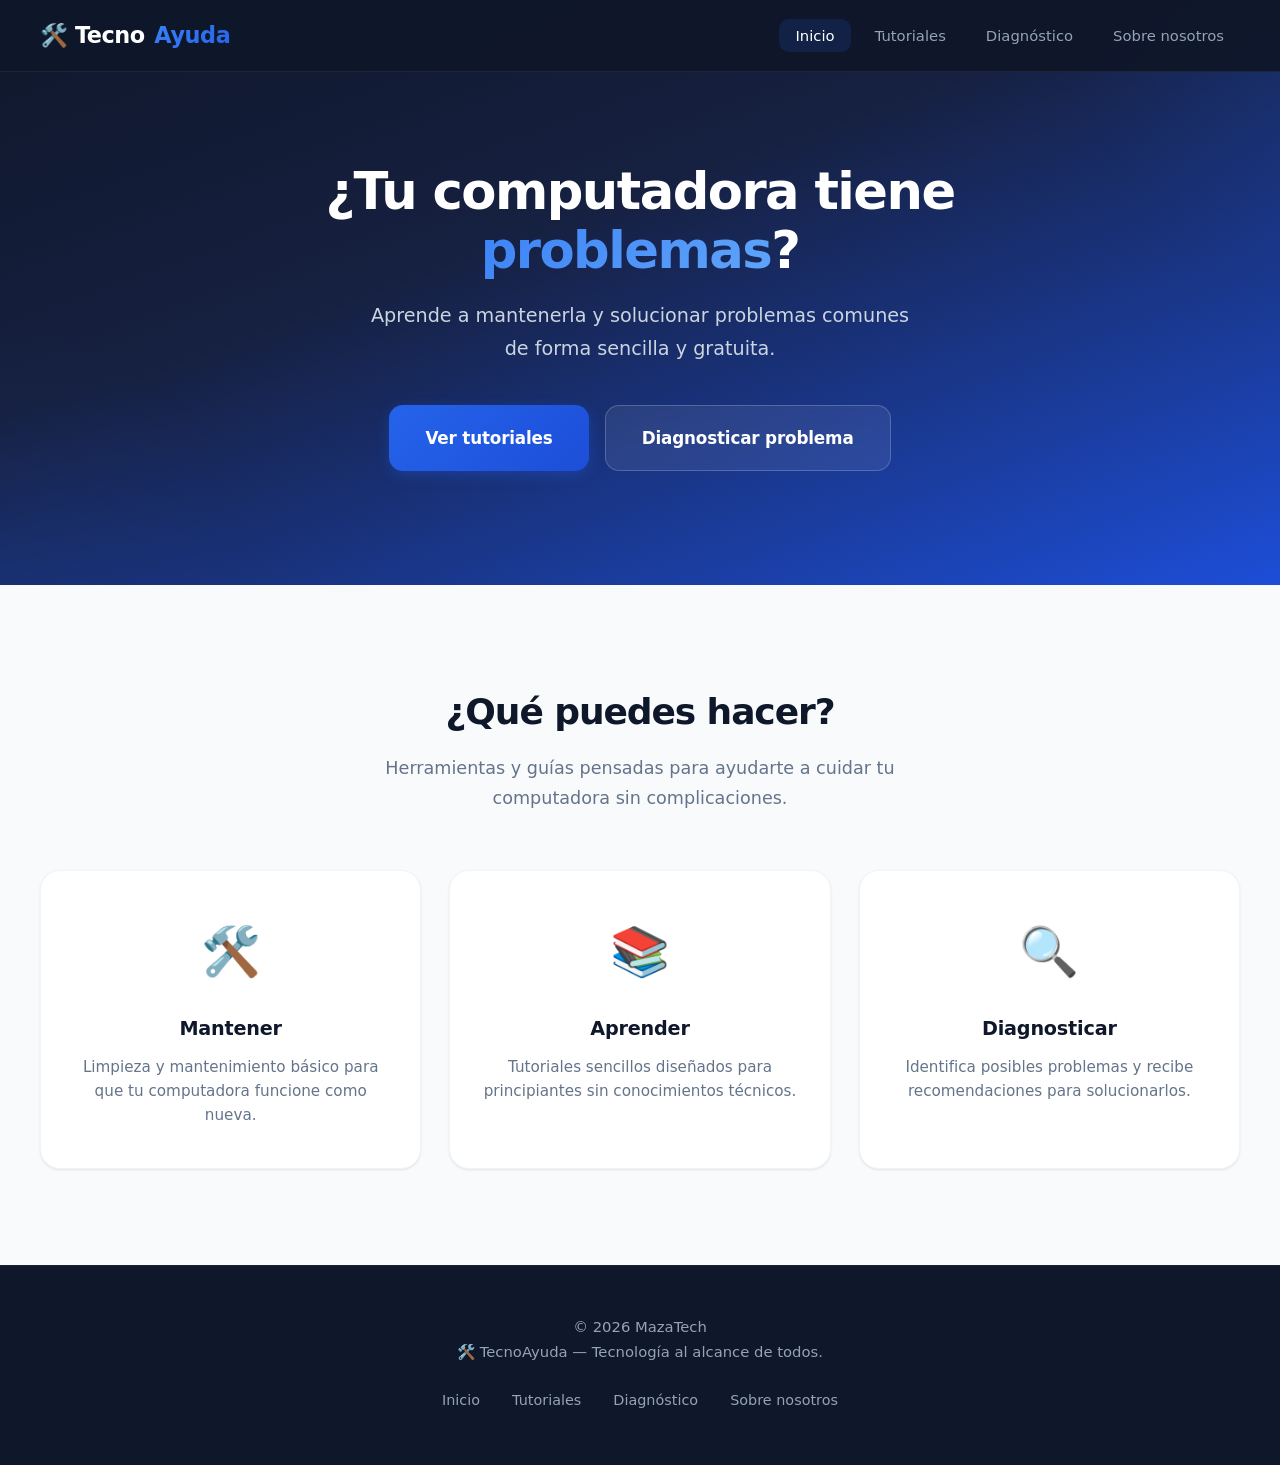
<file: index.html>
<!doctype html>
<html lang="es">
  <head>
    <meta charset="UTF-8" />
    <meta name="viewport" content="width=device-width, initial-scale=1.0" />
    <title>TecnoAyuda - Tecnología al alcance de todos</title>
    <link rel="stylesheet" href="css/style.css" />
  </head>
  <body>
    <!-- Navbar -->
    <nav class="navbar">
      <div class="container">
        <a href="index.html" class="logo">🛠️ Tecno<span>Ayuda</span></a>
        <button class="menu-toggle" id="menuToggle" aria-label="Abrir menú">
          ☰
        </button>
        <ul class="nav-links" id="navLinks">
          <li><a href="index.html" class="active">Inicio</a></li>
          <li><a href="tutoriales.html">Tutoriales</a></li>
          <li><a href="diagnostico.html">Diagnóstico</a></li>
          <li><a href="nosotros.html">Sobre nosotros</a></li>
        </ul>
      </div>
    </nav>

    <!-- Hero -->
    <section class="hero">
      <div class="container">
        <h1>¿Tu computadora tiene <span>problemas</span>?</h1>
        <p>
          Aprende a mantenerla y solucionar problemas comunes de forma sencilla
          y gratuita.
        </p>
        <div class="btn-group">
          <a href="tutoriales.html" class="btn btn-primary btn-lg"
            >Ver tutoriales</a
          >
          <a href="diagnostico.html" class="btn btn-secondary btn-lg"
            >Diagnosticar problema</a
          >
        </div>
      </div>
    </section>

    <!-- Beneficios -->
    <section class="section">
      <div class="container">
        <h2 class="section-title">¿Qué puedes hacer?</h2>
        <p class="section-subtitle">
          Herramientas y guías pensadas para ayudarte a cuidar tu computadora
          sin complicaciones.
        </p>

        <div class="benefits-grid">
          <div class="benefit-card">
            <div class="icon">🛠️</div>
            <h3>Mantener</h3>
            <p>
              Limpieza y mantenimiento básico para que tu computadora funcione
              como nueva.
            </p>
          </div>
          <div class="benefit-card">
            <div class="icon">📚</div>
            <h3>Aprender</h3>
            <p>
              Tutoriales sencillos diseñados para principiantes sin
              conocimientos técnicos.
            </p>
          </div>
          <div class="benefit-card">
            <div class="icon">🔍</div>
            <h3>Diagnosticar</h3>
            <p>
              Identifica posibles problemas y recibe recomendaciones para
              solucionarlos.
            </p>
          </div>
        </div>
      </div>
    </section>

    <!-- Mensaje final -->
    <!-- <section class="final-message">
    <h2>Tecnología al alcance de todos.</h2>
  </section> -->

    <!-- Footer (reutilizable via JavaScript) -->
    <div id="footer-placeholder"></div>

    <script src="js/script.js"></script>
  </body>
</html>
</file>
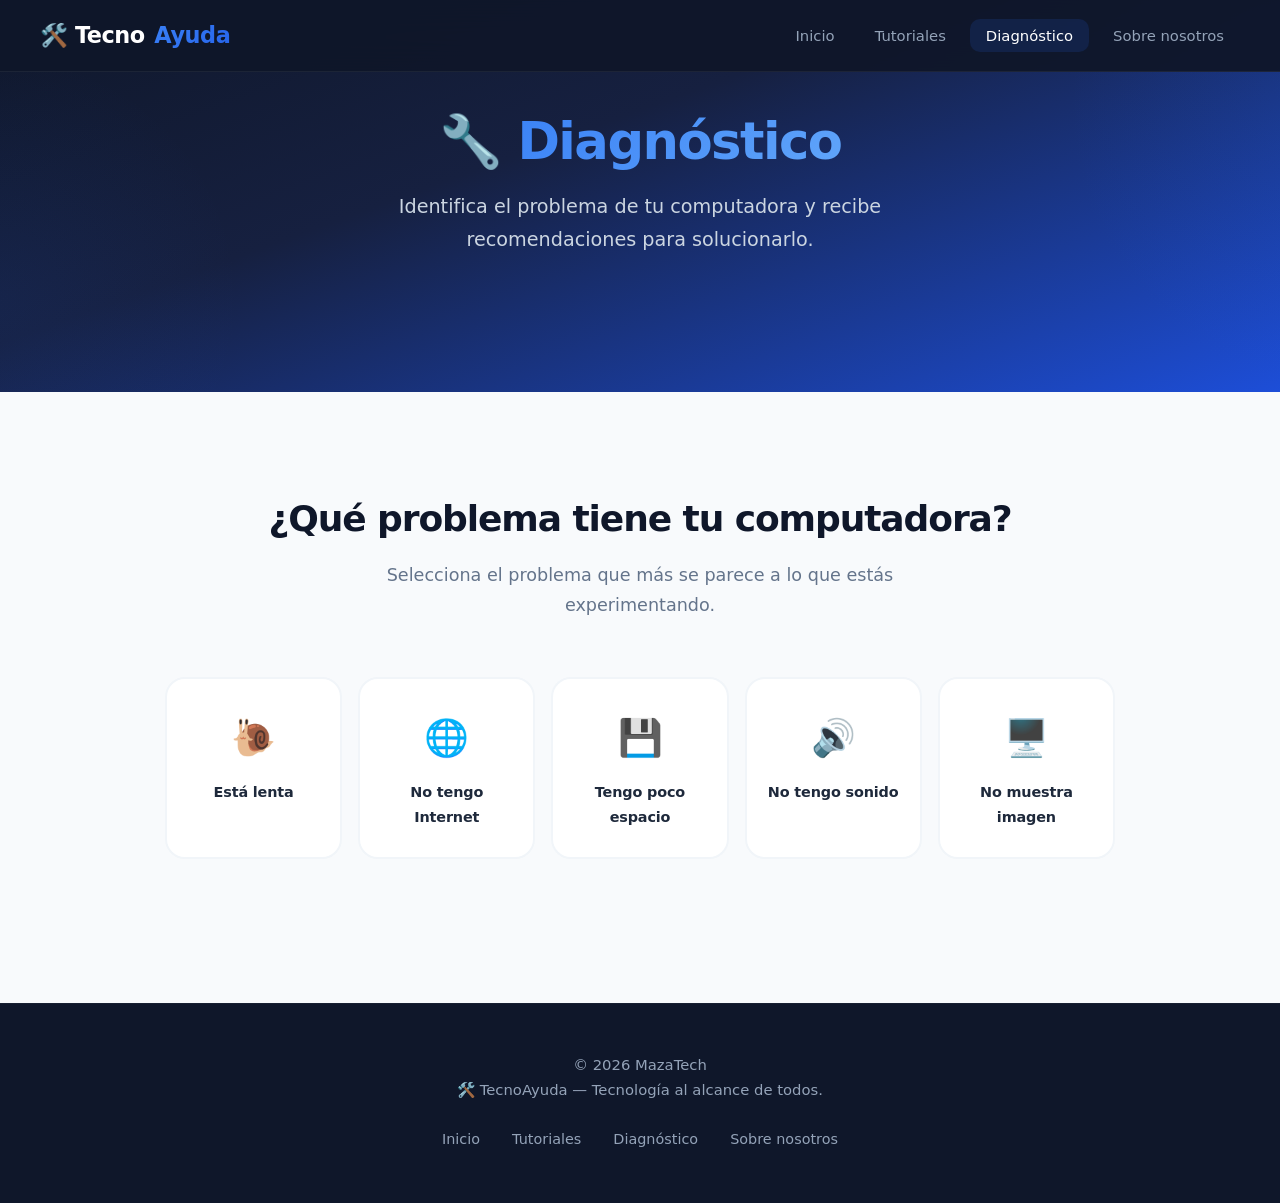
<file: diagnostico.html>
<!doctype html>
<html lang="es">
  <head>
    <meta charset="UTF-8" />
    <meta name="viewport" content="width=device-width, initial-scale=1.0" />
    <title>Diagnóstico - TecnoAyuda</title>
    <link rel="stylesheet" href="css/style.css" />
  </head>
  <body>
    <!-- Navbar -->
    <nav class="navbar">
      <div class="container">
        <a href="index.html" class="logo">🛠️ Tecno<span>Ayuda</span></a>
        <button class="menu-toggle" id="menuToggle" aria-label="Abrir menú">
          ☰
        </button>
        <ul class="nav-links" id="navLinks">
          <li><a href="index.html">Inicio</a></li>
          <li><a href="tutoriales.html">Tutoriales</a></li>
          <li><a href="diagnostico.html" class="active">Diagnóstico</a></li>
          <li><a href="nosotros.html">Sobre nosotros</a></li>
        </ul>
      </div>
    </nav>

    <!-- Hero -->
    <section class="hero" style="min-height: 40vh; padding-top: 7rem">
      <div class="container">
        <h1>🔧 <span>Diagnóstico</span></h1>
        <p>
          Identifica el problema de tu computadora y recibe recomendaciones para
          solucionarlo.
        </p>
      </div>
    </section>

    <!-- Diagnóstico -->
    <section class="section">
      <div class="container diagnostic-section">
        <h2 class="section-title">¿Qué problema tiene tu computadora?</h2>
        <p class="section-subtitle">
          Selecciona el problema que más se parece a lo que estás
          experimentando.
        </p>

        <div class="diagnostic-problems">
          <button class="problem-btn" data-problem="lenta">
            <span class="problem-icon">🐌</span>
            Está lenta
          </button>
          <button class="problem-btn" data-problem="internet">
            <span class="problem-icon">🌐</span>
            No tengo Internet
          </button>
          <button class="problem-btn" data-problem="espacio">
            <span class="problem-icon">💾</span>
            Tengo poco espacio
          </button>
          <button class="problem-btn" data-problem="sonido">
            <span class="problem-icon">🔊</span>
            No tengo sonido
          </button>
          <button class="problem-btn" data-problem="imagen">
            <span class="problem-icon">🖥️</span>
            No muestra imagen
          </button>
        </div>

        <!-- Resultado -->
        <div class="diagnostic-result" id="diagnosticResult">
          <h3 id="resultTitle"></h3>
          <p id="resultDescription"></p>
          <ul id="resultSteps"></ul>
          <a href="tutoriales.html" class="btn btn-primary" id="resultLink"
            >Ver tutorial recomendado</a
          >
        </div>
      </div>
    </section>

    <div class="modal-overlay" id="diagnosticModalOverlay" aria-hidden="true">
      <div
        class="modal diagnostic-modal"
        role="dialog"
        aria-modal="true"
        aria-labelledby="diagnosticModalTitle"
      >
        <div class="modal-header">
          <div>
            <h2 id="diagnosticModalTitle">Diagnóstico</h2>
            <span class="modal-category" id="diagnosticModalCategory"
              >Recomendación</span
            >
          </div>
          <button
            class="modal-close"
            id="diagnosticModalClose"
            aria-label="Cerrar"
          >
            &times;
          </button>
        </div>
        <div class="modal-body" id="diagnosticModalBody"></div>
      </div>
    </div>

    <!-- Footer (reutilizable via JavaScript) -->
    <div id="footer-placeholder"></div>

    <script src="js/script.js"></script>
  </body>
</html>
</file>
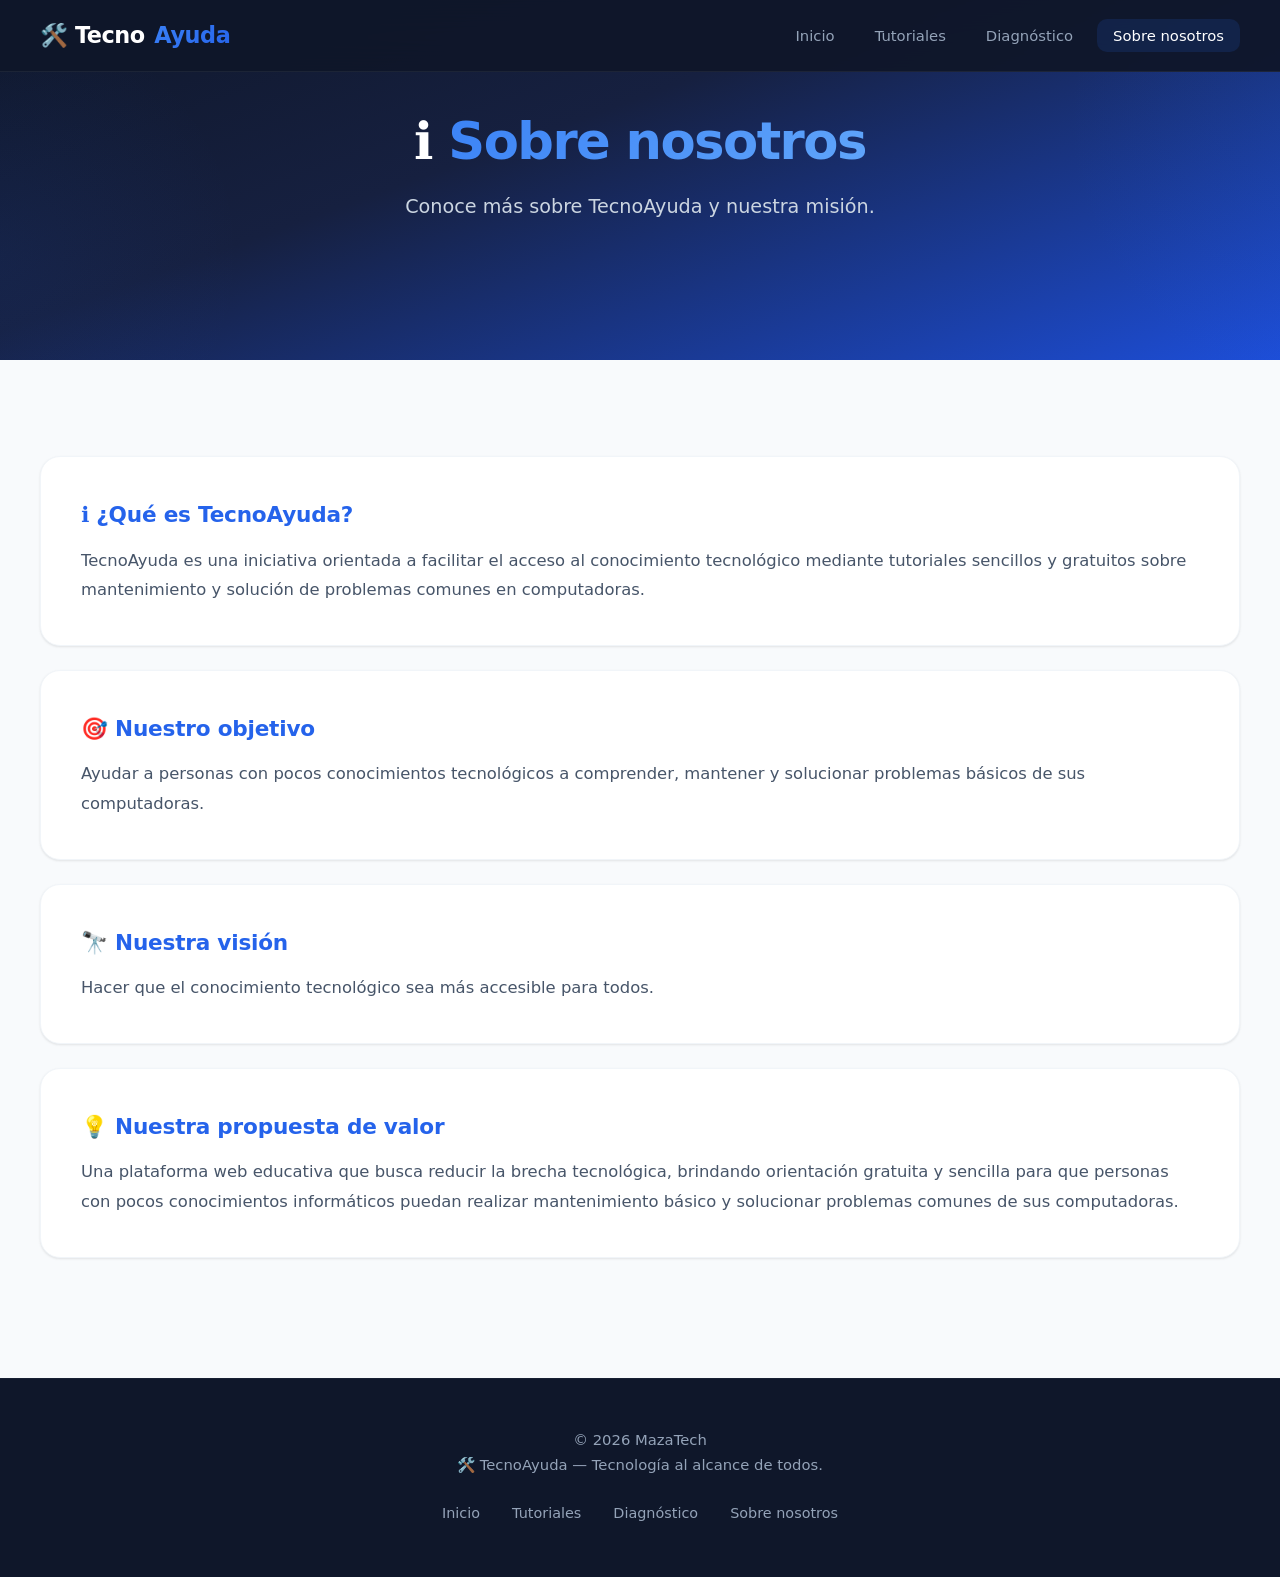
<file: nosotros.html>
<!doctype html>
<html lang="es">
  <head>
    <meta charset="UTF-8" />
    <meta name="viewport" content="width=device-width, initial-scale=1.0" />
    <title>Sobre nosotros - TecnoAyuda</title>
    <link rel="stylesheet" href="css/style.css" />
  </head>
  <body>
    <!-- Navbar -->
    <nav class="navbar">
      <div class="container">
        <a href="index.html" class="logo">🛠️ Tecno<span>Ayuda</span></a>
        <button class="menu-toggle" id="menuToggle" aria-label="Abrir menú">
          ☰
        </button>
        <ul class="nav-links" id="navLinks">
          <li><a href="index.html">Inicio</a></li>
          <li><a href="tutoriales.html">Tutoriales</a></li>
          <li><a href="diagnostico.html">Diagnóstico</a></li>
          <li><a href="nosotros.html" class="active">Sobre nosotros</a></li>
        </ul>
      </div>
    </nav>

    <!-- Hero -->
    <section class="hero" style="min-height: 40vh; padding-top: 7rem">
      <div class="container">
        <h1>ℹ️ <span>Sobre nosotros</span></h1>
        <p>Conoce más sobre TecnoAyuda y nuestra misión.</p>
      </div>
    </section>

    <!-- Contenido -->
    <section class="section">
      <div class="container about-content">
        <div class="about-card">
          <h3>ℹ️ ¿Qué es TecnoAyuda?</h3>
          <p>
            TecnoAyuda es una iniciativa orientada a facilitar el acceso al
            conocimiento tecnológico mediante tutoriales sencillos y gratuitos
            sobre mantenimiento y solución de problemas comunes en computadoras.
          </p>
        </div>

        <div class="about-card">
          <h3>🎯 Nuestro objetivo</h3>
          <p>
            Ayudar a personas con pocos conocimientos tecnológicos a comprender,
            mantener y solucionar problemas básicos de sus computadoras.
          </p>
        </div>

        <div class="about-card">
          <h3>🔭 Nuestra visión</h3>
          <p>
            Hacer que el conocimiento tecnológico sea más accesible para todos.
          </p>
        </div>

        <div class="about-card">
          <h3>💡 Nuestra propuesta de valor</h3>
          <p>
            Una plataforma web educativa que busca reducir la brecha
            tecnológica, brindando orientación gratuita y sencilla para que
            personas con pocos conocimientos informáticos puedan realizar
            mantenimiento básico y solucionar problemas comunes de sus
            computadoras.
          </p>
        </div>
      </div>
    </section>

    <!-- Footer (reutilizable via JavaScript) -->
    <div id="footer-placeholder"></div>

    <script src="js/script.js"></script>
  </body>
</html>
</file>
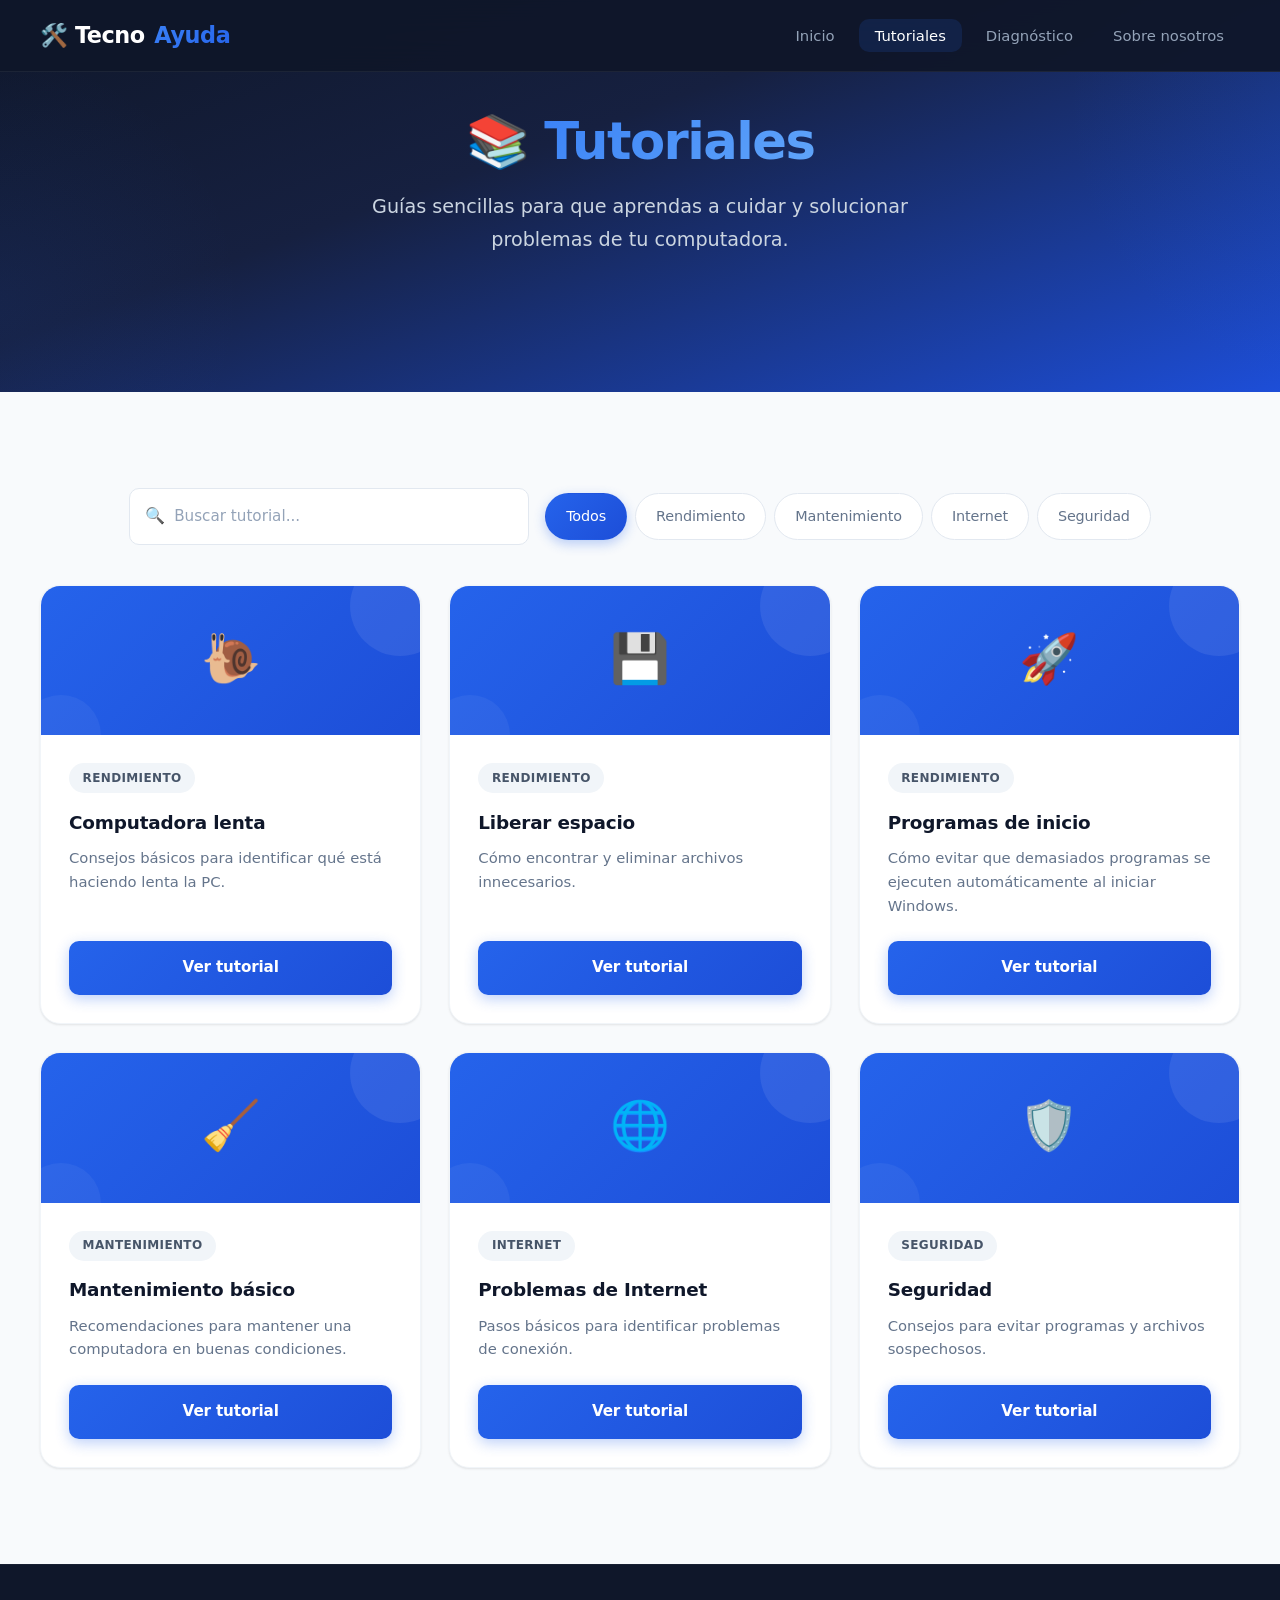
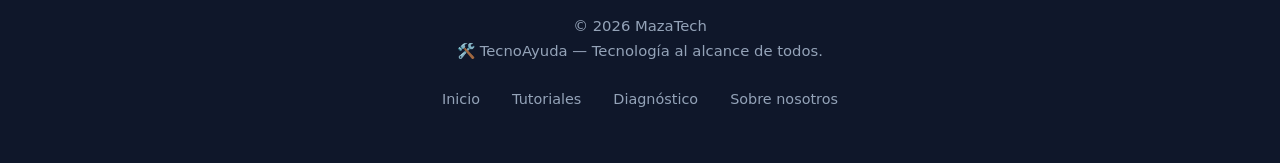
<file: tutoriales.html>
<!doctype html>
<html lang="es">
  <head>
    <meta charset="UTF-8" />
    <meta name="viewport" content="width=device-width, initial-scale=1.0" />
    <title>Tutoriales - TecnoAyuda</title>
    <link rel="stylesheet" href="css/style.css" />
  </head>
  <body>
    <!-- Navbar -->
    <nav class="navbar">
      <div class="container">
        <a href="index.html" class="logo">🛠️ Tecno<span>Ayuda</span></a>
        <button class="menu-toggle" id="menuToggle" aria-label="Abrir menú">
          ☰
        </button>
        <ul class="nav-links" id="navLinks">
          <li><a href="index.html">Inicio</a></li>
          <li><a href="tutoriales.html" class="active">Tutoriales</a></li>
          <li><a href="diagnostico.html">Diagnóstico</a></li>
          <li><a href="nosotros.html">Sobre nosotros</a></li>
        </ul>
      </div>
    </nav>

    <!-- Hero -->
    <section class="hero" style="min-height: 40vh; padding-top: 7rem">
      <div class="container">
        <h1>📚 <span>Tutoriales</span></h1>
        <p>
          Guías sencillas para que aprendas a cuidar y solucionar problemas de
          tu computadora.
        </p>
      </div>
    </section>

    <!-- Tutoriales -->
    <section class="section">
      <div class="container">
        <!-- Controles -->
        <div class="tutorials-controls">
          <div class="search-box">
            <span class="search-icon">🔍</span>
            <input
              type="text"
              id="searchInput"
              placeholder="Buscar tutorial..."
            />
          </div>
          <div class="filter-buttons">
            <button class="filter-btn active" data-filter="todos">Todos</button>
            <button class="filter-btn" data-filter="rendimiento">
              Rendimiento
            </button>
            <button class="filter-btn" data-filter="mantenimiento">
              Mantenimiento
            </button>
            <button class="filter-btn" data-filter="internet">Internet</button>
            <button class="filter-btn" data-filter="seguridad">
              Seguridad
            </button>
          </div>
        </div>

        <!-- Grid de tutoriales -->
        <div class="tutorials-grid" id="tutorialsGrid">
          <!-- Tutorial 1: Computadora lenta -->
          <div
            class="tutorial-card"
            data-category="rendimiento"
            data-keywords="lenta rendimiento rapida velocidad pc computadora"
          >
            <div class="card-header">
              <div class="card-icon">🐌</div>
            </div>
            <div class="card-body">
              <span class="card-category">Rendimiento</span>
              <h3>Computadora lenta</h3>
              <p>
                Consejos básicos para identificar qué está haciendo lenta la PC.
              </p>
              <button class="btn btn-primary" data-tutorial="lenta">
                Ver tutorial
              </button>
            </div>
          </div>

          <!-- Tutorial 2: Liberar espacio -->
          <div
            class="tutorial-card"
            data-category="rendimiento"
            data-keywords="espacio almacenamiento archivos basura limpiar disco"
          >
            <div class="card-header">
              <div class="card-icon">💾</div>
            </div>
            <div class="card-body">
              <span class="card-category">Rendimiento</span>
              <h3>Liberar espacio</h3>
              <p>Cómo encontrar y eliminar archivos innecesarios.</p>
              <button class="btn btn-primary" data-tutorial="espacio">
                Ver tutorial
              </button>
            </div>
          </div>

          <!-- Tutorial 3: Programas de inicio -->
          <div
            class="tutorial-card"
            data-category="rendimiento"
            data-keywords="inicio arranque programas lentitud boot windows"
          >
            <div class="card-header">
              <div class="card-icon">🚀</div>
            </div>
            <div class="card-body">
              <span class="card-category">Rendimiento</span>
              <h3>Programas de inicio</h3>
              <p>
                Cómo evitar que demasiados programas se ejecuten automáticamente
                al iniciar Windows.
              </p>
              <button class="btn btn-primary" data-tutorial="inicio">
                Ver tutorial
              </button>
            </div>
          </div>

          <!-- Tutorial 4: Mantenimiento básico -->
          <div
            class="tutorial-card"
            data-category="mantenimiento"
            data-keywords="mantenimiento limpieza cuidado computadora revision"
          >
            <div class="card-header">
              <div class="card-icon">🧹</div>
            </div>
            <div class="card-body">
              <span class="card-category">Mantenimiento</span>
              <h3>Mantenimiento básico</h3>
              <p>
                Recomendaciones para mantener una computadora en buenas
                condiciones.
              </p>
              <button class="btn btn-primary" data-tutorial="mantenimiento">
                Ver tutorial
              </button>
            </div>
          </div>

          <!-- Tutorial 5: Problemas de Internet -->
          <div
            class="tutorial-card"
            data-category="internet"
            data-keywords="internet wifi conexion red online"
          >
            <div class="card-header">
              <div class="card-icon">🌐</div>
            </div>
            <div class="card-body">
              <span class="card-category">Internet</span>
              <h3>Problemas de Internet</h3>
              <p>Pasos básicos para identificar problemas de conexión.</p>
              <button class="btn btn-primary" data-tutorial="internet">
                Ver tutorial
              </button>
            </div>
          </div>

          <!-- Tutorial 6: Seguridad -->
          <div
            class="tutorial-card"
            data-category="seguridad"
            data-keywords="seguridad virus malware proteger antivirus sospechosos"
          >
            <div class="card-header">
              <div class="card-icon">🛡️</div>
            </div>
            <div class="card-body">
              <span class="card-category">Seguridad</span>
              <h3>Seguridad</h3>
              <p>Consejos para evitar programas y archivos sospechosos.</p>
              <button class="btn btn-primary" data-tutorial="seguridad">
                Ver tutorial
              </button>
            </div>
          </div>
        </div>

        <!-- Sin resultados -->
        <div class="no-results" id="noResults">
          <div class="no-results-icon">🔍</div>
          <p>No se encontraron tutoriales que coincidan con tu búsqueda.</p>
        </div>
      </div>
    </section>

    <!-- Modal -->
    <div class="modal-overlay" id="modalOverlay">
      <div class="modal">
        <div class="modal-header">
          <div>
            <h2 id="modalTitle">Tutorial</h2>
            <span class="modal-category" id="modalCategory">Categoría</span>
          </div>
          <button class="modal-close" id="modalClose">&times;</button>
        </div>
        <div class="modal-body" id="modalBody"></div>
      </div>
    </div>

    <!-- Footer (reutilizable via JavaScript) -->
    <div id="footer-placeholder"></div>

    <script src="js/script.js"></script>
  </body>
</html>
</file>
<file: css/style.css>
/* ========================================
   TecnoAyuda - Estilos principales (v2)
   ======================================== */

/* Variables CSS */
:root {
  --color-primary: #2563eb;
  --color-primary-light: #3b82f6;
  --color-primary-dark: #1d4ed8;
  --color-primary-rgb: 37, 99, 235;
  --color-secondary: #0f172a;
  --color-bg: #f8fafc;
  --color-text: #1e293b;
  --color-success: #16a34a;
  --color-white: #ffffff;
  --color-gray-50: #f8fafc;
  --color-gray-100: #f1f5f9;
  --color-gray-200: #e2e8f0;
  --color-gray-300: #cbd5e1;
  --color-gray-400: #94a3b8;
  --color-gray-500: #64748b;
  --color-gray-600: #475569;
  --color-gray-700: #334155;
  --color-gray-800: #1e293b;
  --color-gray-900: #0f172a;
  --shadow-xs: 0 1px 2px rgba(0, 0, 0, 0.04);
  --shadow-sm: 0 1px 3px rgba(0, 0, 0, 0.06), 0 1px 2px rgba(0, 0, 0, 0.04);
  --shadow-md:
    0 4px 6px -1px rgba(0, 0, 0, 0.08), 0 2px 4px -2px rgba(0, 0, 0, 0.06);
  --shadow-lg:
    0 10px 25px -5px rgba(0, 0, 0, 0.1), 0 8px 10px -6px rgba(0, 0, 0, 0.06);
  --shadow-xl:
    0 20px 40px -8px rgba(0, 0, 0, 0.15), 0 10px 15px -6px rgba(0, 0, 0, 0.08);
  --shadow-glow: 0 0 30px rgba(37, 99, 235, 0.15);
  --radius-sm: 10px;
  --radius-md: 14px;
  --radius-lg: 20px;
  --radius-xl: 28px;
  --transition-fast: all 0.2s cubic-bezier(0.4, 0, 0.2, 1);
  --transition: all 0.35s cubic-bezier(0.4, 0, 0.2, 1);
  --transition-slow: all 0.5s cubic-bezier(0.4, 0, 0.2, 1);
}

/* Reset */
*,
*::before,
*::after {
  margin: 0;
  padding: 0;
  box-sizing: border-box;
}

html {
  scroll-behavior: smooth;
  -webkit-font-smoothing: antialiased;
  -moz-osx-font-smoothing: grayscale;
  scrollbar-color: rgba(37, 99, 235, 0.35) transparent;
}

body {
  font-family:
    "Segoe UI",
    system-ui,
    -apple-system,
    sans-serif;
  background-color: var(--color-bg);
  color: var(--color-text);
  line-height: 1.7;
  overflow-x: hidden;
  word-break: break-word;
  overflow-wrap: anywhere;
  scrollbar-color: rgba(37, 99, 235, 0.35) transparent;
}

body::-webkit-scrollbar {
  width: 10px;
}

body::-webkit-scrollbar-track {
  background: transparent;
}

body::-webkit-scrollbar-thumb {
  background: rgba(37, 99, 235, 0.35);
  border-radius: 999px;
}

body::-webkit-scrollbar-thumb:hover {
  background: rgba(37, 99, 235, 0.5);
}

a {
  text-decoration: none;
  color: inherit;
}

button,
input,
textarea,
select {
  font: inherit;
}

ul {
  list-style: none;
}

img {
  max-width: 100%;
  height: auto;
  display: block;
}

/* ========================================
   Navbar
   ======================================== */
.navbar {
  background: rgba(15, 23, 42, 0.95);
  backdrop-filter: blur(20px);
  -webkit-backdrop-filter: blur(20px);
  padding: 0 2rem;
  height: 72px;
  position: fixed;
  top: 0;
  left: 0;
  right: 0;
  z-index: 1000;
  border-bottom: 1px solid rgba(255, 255, 255, 0.06);
  transition: var(--transition);
}

.navbar .container {
  max-width: 1200px;
  margin: 0 auto;
  display: flex;
  justify-content: space-between;
  align-items: center;
  height: 100%;
}

.navbar .logo {
  color: var(--color-white);
  font-size: 1.4rem;
  font-weight: 700;
  display: flex;
  align-items: center;
  gap: 0.6rem;
  letter-spacing: -0.02em;
  transition: var(--transition-fast);
}

.navbar .logo:hover {
  opacity: 0.9;
}

.navbar .logo span {
  background: linear-gradient(
    135deg,
    var(--color-primary-light),
    var(--color-primary)
  );
  -webkit-background-clip: text;
  -webkit-text-fill-color: transparent;
  background-clip: text;
}

.navbar .nav-links {
  display: flex;
  gap: 0.5rem;
  align-items: center;
}

.navbar .nav-links a {
  color: var(--color-gray-400);
  font-weight: 500;
  font-size: 0.925rem;
  transition: var(--transition-fast);
  padding: 0.5rem 1rem;
  border-radius: var(--radius-sm);
  position: relative;
}

.navbar .nav-links a:hover {
  color: var(--color-white);
  background: rgba(255, 255, 255, 0.06);
}

.navbar .nav-links a.active {
  color: var(--color-white);
  background: rgba(37, 99, 235, 0.15);
}

/* Botón hamburguesa */
.menu-toggle {
  display: none;
  background: rgba(255, 255, 255, 0.08);
  border: none;
  color: var(--color-white);
  font-size: 1.25rem;
  cursor: pointer;
  width: 44px;
  height: 44px;
  border-radius: var(--radius-sm);
  transition: var(--transition-fast);
  align-items: center;
  justify-content: center;
}

.menu-toggle:hover {
  background: rgba(255, 255, 255, 0.12);
}

/* ========================================
   Hero Section
   ======================================== */
.hero {
  background: linear-gradient(
    160deg,
    var(--color-secondary) 0%,
    #162040 40%,
    var(--color-primary-dark) 100%
  );
  color: var(--color-white);
  padding: 9rem 2rem 6rem;
  text-align: center;
  min-height: 65vh;
  display: flex;
  align-items: center;
  justify-content: center;
  position: relative;
  overflow: hidden;
}

.hero::before {
  content: "";
  position: absolute;
  top: -50%;
  right: -30%;
  width: 600px;
  height: 600px;
  background: radial-gradient(
    circle,
    rgba(37, 99, 235, 0.12) 0%,
    transparent 70%
  );
  border-radius: 50%;
  pointer-events: none;
}

.hero::after {
  content: "";
  position: absolute;
  bottom: -40%;
  left: -20%;
  width: 500px;
  height: 500px;
  background: radial-gradient(
    circle,
    rgba(37, 99, 235, 0.08) 0%,
    transparent 70%
  );
  border-radius: 50%;
  pointer-events: none;
}

.hero .container {
  max-width: 800px;
  margin: 0 auto;
  position: relative;
  z-index: 1;
}

.hero h1 {
  font-size: 3.2rem;
  margin-bottom: 1.25rem;
  font-weight: 800;
  letter-spacing: -0.03em;
  line-height: 1.15;
}

.hero h1 span {
  background: linear-gradient(135deg, var(--color-primary-light), #60a5fa);
  -webkit-background-clip: text;
  -webkit-text-fill-color: transparent;
  background-clip: text;
}

.hero p {
  font-size: 1.2rem;
  color: var(--color-gray-300);
  margin-bottom: 2.5rem;
  max-width: 560px;
  margin-left: auto;
  margin-right: auto;
  line-height: 1.7;
}

/* ========================================
   Botones
   ======================================== */
.btn {
  display: inline-flex;
  align-items: center;
  justify-content: center;
  gap: 0.5rem;
  padding: 0.875rem 1.75rem;
  border-radius: var(--radius-sm);
  font-weight: 600;
  font-size: 0.95rem;
  cursor: pointer;
  transition: var(--transition);
  border: none;
  text-align: center;
  letter-spacing: -0.01em;
  position: relative;
  overflow: hidden;
}

.btn::after {
  content: "";
  position: absolute;
  inset: 0;
  background: linear-gradient(
    135deg,
    rgba(255, 255, 255, 0.15) 0%,
    rgba(255, 255, 255, 0) 100%
  );
  opacity: 0;
  transition: var(--transition-fast);
}

.btn:hover::after {
  opacity: 1;
}

.btn-primary {
  background: linear-gradient(
    135deg,
    var(--color-primary),
    var(--color-primary-dark)
  );
  color: var(--color-white);
  box-shadow: 0 4px 14px rgba(37, 99, 235, 0.3);
}

.btn-primary:hover {
  transform: translateY(-2px);
  box-shadow: 0 8px 25px rgba(37, 99, 235, 0.4);
}

.btn-primary:active {
  transform: translateY(0);
}

.btn-secondary {
  background: rgba(255, 255, 255, 0.08);
  color: var(--color-white);
  border: 1.5px solid rgba(255, 255, 255, 0.2);
  backdrop-filter: blur(8px);
}

.btn-secondary:hover {
  background: rgba(255, 255, 255, 0.15);
  border-color: rgba(255, 255, 255, 0.35);
  transform: translateY(-2px);
}

.btn-secondary:active {
  transform: translateY(0);
}

.btn-success {
  background: linear-gradient(135deg, var(--color-success), #15803d);
  color: var(--color-white);
  box-shadow: 0 4px 14px rgba(22, 163, 74, 0.3);
}

.btn-success:hover {
  transform: translateY(-2px);
  box-shadow: 0 8px 25px rgba(22, 163, 74, 0.4);
}

.btn-lg {
  padding: 1.1rem 2.25rem;
  font-size: 1.05rem;
  border-radius: var(--radius-md);
}

.btn-group {
  display: flex;
  gap: 1rem;
  justify-content: center;
  flex-wrap: wrap;
}

/* ========================================
   Secciones
   ======================================== */
.section {
  padding: 6rem 2rem;
}

.section .container {
  max-width: 1200px;
  margin: 0 auto;
}

.section-title {
  text-align: center;
  font-size: 2.25rem;
  color: var(--color-secondary);
  margin-bottom: 0.75rem;
  font-weight: 800;
  letter-spacing: -0.03em;
}

.section-subtitle {
  text-align: center;
  color: var(--color-gray-500);
  font-size: 1.1rem;
  margin-bottom: 3.5rem;
  max-width: 560px;
  margin-left: auto;
  margin-right: auto;
  line-height: 1.7;
}

/* ========================================
   Tarjetas de beneficios
   ======================================== */
.benefits-grid {
  display: grid;
  grid-template-columns: repeat(3, 1fr);
  gap: 1.75rem;
}

.benefit-card {
  background: var(--color-white);
  padding: 2.5rem 2rem;
  border-radius: var(--radius-lg);
  text-align: center;
  box-shadow: var(--shadow-sm);
  border: 1px solid var(--color-gray-100);
  transition: var(--transition);
  position: relative;
  overflow: hidden;
}

.benefit-card::before {
  content: "";
  position: absolute;
  top: 0;
  left: 0;
  right: 0;
  height: 3px;
  background: linear-gradient(
    90deg,
    var(--color-primary),
    var(--color-primary-light)
  );
  opacity: 0;
  transition: var(--transition);
}

.benefit-card:hover {
  transform: translateY(-6px);
  box-shadow: var(--shadow-lg);
  border-color: transparent;
}

.benefit-card:hover::before {
  opacity: 1;
}

.benefit-card .icon {
  font-size: 3rem;
  margin-bottom: 1.25rem;
  display: inline-block;
  transition: var(--transition);
}

.benefit-card:hover .icon {
  transform: scale(1.1);
}

.benefit-card h3 {
  font-size: 1.2rem;
  color: var(--color-secondary);
  margin-bottom: 0.6rem;
  font-weight: 700;
  letter-spacing: -0.01em;
}

.benefit-card p {
  color: var(--color-gray-500);
  font-size: 0.95rem;
  line-height: 1.6;
}

/* ========================================
   Mensaje final (Inicio)
   ======================================== */
.final-message {
  background: linear-gradient(
    135deg,
    var(--color-primary) 0%,
    var(--color-primary-dark) 100%
  );
  color: var(--color-white);
  text-align: center;
  padding: 4.5rem 2rem;
  position: relative;
  overflow: hidden;
}

.final-message::before {
  content: "";
  position: absolute;
  top: -100px;
  right: -100px;
  width: 300px;
  height: 300px;
  background: radial-gradient(
    circle,
    rgba(255, 255, 255, 0.08) 0%,
    transparent 70%
  );
  border-radius: 50%;
}

.final-message h2 {
  font-size: 2.25rem;
  font-weight: 800;
  letter-spacing: -0.03em;
  position: relative;
  z-index: 1;
}

/* ========================================
   Tutoriales - Filtros y Buscador
   ======================================== */
.tutorials-controls {
  display: flex;
  flex-wrap: wrap;
  gap: 1rem;
  justify-content: center;
  align-items: center;
  margin-bottom: 2.5rem;
}

.search-box {
  position: relative;
  flex: 1;
  max-width: 400px;
  min-width: 250px;
}

.search-box input {
  width: 100%;
  padding: 0.9rem 1.25rem 0.9rem 2.75rem;
  border: 1.5px solid var(--color-gray-200);
  border-radius: var(--radius-sm);
  font-size: 0.95rem;
  transition: var(--transition);
  background-color: var(--color-white);
  color: var(--color-text);
}

.search-box input::placeholder {
  color: var(--color-gray-400);
}

.search-box input:focus {
  outline: none;
  border-color: var(--color-primary);
  box-shadow: 0 0 0 4px rgba(37, 99, 235, 0.08);
}

.search-box .search-icon {
  position: absolute;
  left: 1rem;
  top: 50%;
  transform: translateY(-50%);
  font-size: 1rem;
  color: var(--color-gray-400);
  pointer-events: none;
}

.filter-buttons {
  display: flex;
  flex-wrap: wrap;
  gap: 0.5rem;
  justify-content: center;
}

.filter-btn {
  padding: 0.65rem 1.25rem;
  border: 1.5px solid var(--color-gray-200);
  border-radius: 50px;
  background-color: var(--color-white);
  color: var(--color-gray-500);
  font-weight: 500;
  font-size: 0.9rem;
  cursor: pointer;
  transition: var(--transition-fast);
  letter-spacing: -0.01em;
}

.filter-btn:hover {
  border-color: var(--color-primary);
  color: var(--color-primary);
  background: rgba(37, 99, 235, 0.04);
}

.filter-btn.active {
  background: linear-gradient(
    135deg,
    var(--color-primary),
    var(--color-primary-dark)
  );
  color: var(--color-white);
  border-color: transparent;
  box-shadow: 0 4px 12px rgba(37, 99, 235, 0.3);
}

/* ========================================
   Tarjetas de tutoriales
   ======================================== */
.tutorials-grid {
  display: grid;
  grid-template-columns: repeat(auto-fill, minmax(330px, 1fr));
  gap: 1.75rem;
}

.tutorial-card {
  background: var(--color-white);
  border-radius: var(--radius-lg);
  overflow: hidden;
  box-shadow: var(--shadow-sm);
  border: 1px solid var(--color-gray-100);
  transition: var(--transition);
  display: flex;
  flex-direction: column;
}

.tutorial-card:hover {
  transform: translateY(-6px);
  box-shadow: var(--shadow-xl);
  border-color: transparent;
}

.tutorial-card .card-header {
  background: linear-gradient(
    135deg,
    var(--color-primary),
    var(--color-primary-dark)
  );
  padding: 2rem 1.5rem;
  text-align: center;
  color: var(--color-white);
  position: relative;
  overflow: hidden;
}

.tutorial-card .card-header::before {
  content: "";
  position: absolute;
  top: -30px;
  right: -30px;
  width: 100px;
  height: 100px;
  background: rgba(255, 255, 255, 0.08);
  border-radius: 50%;
}

.tutorial-card .card-header::after {
  content: "";
  position: absolute;
  bottom: -40px;
  left: -20px;
  width: 80px;
  height: 80px;
  background: rgba(255, 255, 255, 0.05);
  border-radius: 50%;
}

.tutorial-card .card-header .card-icon {
  font-size: 3rem;
  margin-bottom: 0.25rem;
  position: relative;
  z-index: 1;
  display: inline-block;
  transition: var(--transition);
}

.tutorial-card:hover .card-header .card-icon {
  transform: scale(1.12) rotate(-3deg);
}

.tutorial-card .card-body {
  padding: 1.75rem;
  flex: 1;
  display: flex;
  flex-direction: column;
}

.tutorial-card .card-category {
  display: inline-flex;
  align-items: center;
  background: var(--color-gray-100);
  color: var(--color-gray-600);
  padding: 0.3rem 0.85rem;
  border-radius: 50px;
  font-size: 0.75rem;
  font-weight: 600;
  text-transform: uppercase;
  letter-spacing: 0.03em;
  margin-bottom: 0.85rem;
  width: fit-content;
}

.tutorial-card h3 {
  font-size: 1.15rem;
  color: var(--color-secondary);
  margin-bottom: 0.5rem;
  font-weight: 700;
  letter-spacing: -0.01em;
}

.tutorial-card p {
  color: var(--color-gray-500);
  font-size: 0.925rem;
  margin-bottom: 1.5rem;
  line-height: 1.6;
  flex: 1;
}

.tutorial-card .btn {
  width: 100%;
}

/* ========================================
   Diagnóstico
   ======================================== */
.diagnostic-section {
  text-align: center;
}

.diagnostic-problems {
  display: grid;
  grid-template-columns: repeat(5, 1fr);
  gap: 1rem;
  max-width: 950px;
  margin: 0 auto 3rem;
}

.problem-btn {
  display: flex;
  flex-direction: column;
  align-items: center;
  gap: 0.75rem;
  padding: 1.75rem 1rem;
  background: var(--color-white);
  border: 2px solid var(--color-gray-100);
  border-radius: var(--radius-lg);
  cursor: pointer;
  transition: var(--transition);
  font-size: 0.9rem;
  color: var(--color-text);
  font-weight: 600;
  letter-spacing: -0.01em;
  position: relative;
  overflow: hidden;
}

.problem-btn::before {
  content: "";
  position: absolute;
  inset: 0;
  background: linear-gradient(
    135deg,
    rgba(37, 99, 235, 0.06) 0%,
    rgba(37, 99, 235, 0) 100%
  );
  opacity: 0;
  transition: var(--transition-fast);
}

.problem-btn:hover {
  border-color: var(--color-primary);
  transform: translateY(-4px);
  box-shadow: var(--shadow-lg);
}

.problem-btn:hover::before {
  opacity: 1;
}

.problem-btn.selected {
  border-color: var(--color-primary);
  background: var(--color-white);
  color: var(--color-primary);
  box-shadow:
    0 0 0 4px rgba(37, 99, 235, 0.1),
    var(--shadow-lg);
}

.problem-btn .problem-icon {
  font-size: 2.25rem;
  position: relative;
  z-index: 1;
  transition: var(--transition);
}

.problem-btn:hover .problem-icon {
  transform: scale(1.15);
}

/* Resultado del diagnóstico */
.diagnostic-result {
  display: none !important;
  max-width: 700px;
  margin: 0 auto;
  background: var(--color-white);
  border-radius: var(--radius-lg);
  padding: 2.5rem;
  box-shadow: var(--shadow-lg);
  border: 1px solid var(--color-gray-100);
  border-left: 4px solid var(--color-success);
  text-align: left;
  position: relative;
  overflow: hidden;
}

.diagnostic-modal .modal {
  max-width: 680px;
}

#diagnosticModalBody {
  padding-top: 1rem;
}

#diagnosticModalBody p {
  color: var(--color-gray-600);
  margin-bottom: 1.25rem;
  line-height: 1.7;
}

#diagnosticModalBody ul {
  list-style: none;
  padding-left: 0;
  margin: 0 0 1.5rem;
}

#diagnosticModalBody li {
  position: relative;
  padding: 0.7rem 0 0.7rem 1.8rem;
  color: var(--color-text);
  border-bottom: 1px solid var(--color-gray-100);
  line-height: 1.6;
}

#diagnosticModalBody li::before {
  content: "✓";
  position: absolute;
  left: 0;
  top: 0.7rem;
  color: var(--color-success);
  font-weight: 700;
}

#diagnosticModalBody .btn {
  margin-top: 0.5rem;
}

.diagnostic-result::before {
  content: "";
  position: absolute;
  top: 0;
  right: 0;
  width: 150px;
  height: 150px;
  background: radial-gradient(
    circle,
    rgba(22, 163, 74, 0.04) 0%,
    transparent 70%
  );
  border-radius: 50%;
}

.diagnostic-result.visible {
  display: block;
  animation: fadeInUp 0.5s cubic-bezier(0.16, 1, 0.3, 1);
}

.diagnostic-result h3 {
  font-size: 1.4rem;
  color: var(--color-secondary);
  margin-bottom: 0.75rem;
  display: flex;
  align-items: center;
  gap: 0.5rem;
  font-weight: 700;
  letter-spacing: -0.02em;
  position: relative;
}

.diagnostic-result p {
  color: var(--color-gray-600);
  margin-bottom: 1.5rem;
  font-size: 1rem;
  line-height: 1.7;
  position: relative;
}

.diagnostic-result ul {
  margin-bottom: 2rem;
  position: relative;
}

.diagnostic-result li {
  padding: 0.6rem 0;
  padding-left: 1.75rem;
  position: relative;
  color: var(--color-text);
  line-height: 1.6;
}

.diagnostic-result li::before {
  content: "✓";
  position: absolute;
  left: 0;
  color: var(--color-success);
  font-weight: 700;
  font-size: 1.05rem;
}

/* ========================================
   Sobre Nosotros
   ======================================== */
.about-content {
  max-width: 800px;
  margin: 0 auto;
}

.about-card {
  background: var(--color-white);
  padding: 2.5rem;
  border-radius: var(--radius-lg);
  box-shadow: var(--shadow-sm);
  border: 1px solid var(--color-gray-100);
  margin-bottom: 1.5rem;
  transition: var(--transition);
  position: relative;
  overflow: hidden;
}

.about-card::before {
  content: "";
  position: absolute;
  top: 0;
  left: 0;
  width: 4px;
  height: 100%;
  background: linear-gradient(
    180deg,
    var(--color-primary),
    var(--color-primary-light)
  );
  opacity: 0;
  transition: var(--transition);
}

.about-card:hover {
  transform: translateY(-3px);
  box-shadow: var(--shadow-md);
  border-color: transparent;
}

.about-card:hover::before {
  opacity: 1;
}

.about-card h3 {
  font-size: 1.35rem;
  color: var(--color-primary);
  margin-bottom: 0.75rem;
  display: flex;
  align-items: center;
  gap: 0.6rem;
  font-weight: 700;
  letter-spacing: -0.01em;
}

.about-card p {
  color: var(--color-gray-600);
  font-size: 1.025rem;
  line-height: 1.8;
}

/* ========================================
   Modal
   ======================================== */
.modal-overlay {
  display: none;
  position: fixed;
  top: 0;
  left: 0;
  right: 0;
  bottom: 0;
  background: rgba(15, 23, 42, 0.6);
  backdrop-filter: blur(8px);
  -webkit-backdrop-filter: blur(8px);
  z-index: 2000;
  justify-content: center;
  align-items: center;
  padding: 2rem;
}

.modal-overlay.active {
  display: flex;
  animation: fadeIn 0.25s ease;
}

.modal {
  background: var(--color-white);
  border-radius: var(--radius-xl);
  max-width: 700px;
  width: 100%;
  max-height: 85vh;
  overflow-y: auto;
  box-shadow: var(--shadow-xl);
  animation: modalSlideUp 0.4s cubic-bezier(0.16, 1, 0.3, 1);
  position: relative;
}

.modal::-webkit-scrollbar {
  width: 6px;
}

.modal::-webkit-scrollbar-track {
  background: transparent;
}

.modal::-webkit-scrollbar-thumb {
  background: var(--color-gray-300);
  border-radius: 3px;
}

.modal::-webkit-scrollbar-thumb:hover {
  background: var(--color-gray-400);
}

.modal-header {
  background: linear-gradient(
    135deg,
    var(--color-primary),
    var(--color-primary-dark)
  );
  color: var(--color-white);
  padding: 2rem 2.25rem;
  border-radius: var(--radius-xl) var(--radius-xl) 0 0;
  display: flex;
  justify-content: space-between;
  align-items: flex-start;
  position: relative;
  overflow: hidden;
}

.modal-header::before {
  content: "";
  position: absolute;
  top: -40px;
  right: -40px;
  width: 140px;
  height: 140px;
  background: rgba(255, 255, 255, 0.06);
  border-radius: 50%;
}

.modal-header::after {
  content: "";
  position: absolute;
  bottom: -30px;
  left: 30%;
  width: 100px;
  height: 100px;
  background: rgba(255, 255, 255, 0.04);
  border-radius: 50%;
}

.modal-header h2 {
  font-size: 1.4rem;
  display: flex;
  align-items: center;
  gap: 0.5rem;
  font-weight: 700;
  letter-spacing: -0.02em;
  position: relative;
  z-index: 1;
}

.modal-header .modal-category {
  font-size: 0.85rem;
  opacity: 0.85;
  margin-top: 0.25rem;
  position: relative;
  z-index: 1;
}

.modal-close {
  background: rgba(255, 255, 255, 0.12);
  border: none;
  color: var(--color-white);
  font-size: 1.25rem;
  cursor: pointer;
  width: 38px;
  height: 38px;
  border-radius: 50%;
  display: flex;
  align-items: center;
  justify-content: center;
  transition: var(--transition-fast);
  position: relative;
  z-index: 1;
  line-height: 1;
  flex-shrink: 0;
}

.modal-close:hover {
  background: rgba(255, 255, 255, 0.22);
  transform: rotate(90deg);
}

.modal-body {
  padding: 2.25rem;
}

.modal-body h3 {
  font-size: 1.2rem;
  color: var(--color-secondary);
  margin-bottom: 1.25rem;
  font-weight: 700;
  letter-spacing: -0.01em;
}

.modal-body ol {
  padding-left: 0;
  margin-bottom: 1.5rem;
  counter-reset: step;
  list-style: none;
}

.modal-body ol li {
  counter-increment: step;
  padding: 1rem 1rem 1rem 3.5rem;
  position: relative;
  color: var(--color-text);
  border-bottom: 1px solid var(--color-gray-100);
  line-height: 1.7;
}

.modal-body ol li::before {
  content: counter(step);
  position: absolute;
  left: 0;
  top: 1rem;
  width: 28px;
  height: 28px;
  background: linear-gradient(
    135deg,
    var(--color-primary),
    var(--color-primary-dark)
  );
  color: var(--color-white);
  border-radius: 50%;
  display: flex;
  align-items: center;
  justify-content: center;
  font-size: 0.8rem;
  font-weight: 700;
}

.modal-body ol li:last-child {
  border-bottom: none;
}

.modal-body .tip {
  background: linear-gradient(
    135deg,
    rgba(37, 99, 235, 0.04),
    rgba(37, 99, 235, 0.02)
  );
  border-left: 3px solid var(--color-primary);
  padding: 1.25rem 1.5rem;
  border-radius: 0 var(--radius-sm) var(--radius-sm) 0;
  margin-top: 1.25rem;
}

.modal-body .tip strong {
  color: var(--color-primary);
  font-weight: 700;
}

/* ========================================
   Footer
   ======================================== */
.footer {
  background: var(--color-secondary);
  color: var(--color-gray-400);
  text-align: center;
  padding: 3rem 2rem;
  border-top: 1px solid rgba(255, 255, 255, 0.04);
}

.footer p {
  font-size: 0.925rem;
}

.footer .footer-links {
  display: flex;
  justify-content: center;
  gap: 2rem;
  margin-top: 1.25rem;
}

.footer .footer-links a {
  color: var(--color-gray-400);
  transition: var(--transition-fast);
  font-size: 0.9rem;
  padding: 0.25rem 0;
}

.footer .footer-links a:hover {
  color: var(--color-white);
}

/* ========================================
   Animaciones
   ======================================== */
@keyframes fadeIn {
  from {
    opacity: 0;
  }
  to {
    opacity: 1;
  }
}

@keyframes fadeInUp {
  from {
    opacity: 0;
    transform: translateY(24px);
  }
  to {
    opacity: 1;
    transform: translateY(0);
  }
}

@keyframes modalSlideUp {
  from {
    opacity: 0;
    transform: translateY(40px) scale(0.97);
  }
  to {
    opacity: 1;
    transform: translateY(0) scale(1);
  }
}

@keyframes slideDown {
  from {
    opacity: 0;
    transform: translateY(-10px);
  }
  to {
    opacity: 1;
    transform: translateY(0);
  }
}

/* ========================================
   Utilidades
   ======================================== */
.text-center {
  text-align: center;
}

.mt-1 {
  margin-top: 0.5rem;
}
.mt-2 {
  margin-top: 1rem;
}
.mt-3 {
  margin-top: 1.5rem;
}
.mt-4 {
  margin-top: 2rem;
}

.mb-1 {
  margin-bottom: 0.5rem;
}
.mb-2 {
  margin-bottom: 1rem;
}
.mb-3 {
  margin-bottom: 1.5rem;
}
.mb-4 {
  margin-bottom: 2rem;
}

.hidden {
  display: none !important;
}

/* Sin resultados */
.no-results {
  text-align: center;
  padding: 3.5rem 2rem;
  color: var(--color-gray-400);
  font-size: 1.05rem;
  display: none;
}

.no-results.visible {
  display: block;
  animation: fadeInUp 0.4s ease;
}

.no-results .no-results-icon {
  font-size: 3rem;
  margin-bottom: 1rem;
  display: inline-block;
}

/* ========================================
   Responsive - Tablet (≤900px)
   ======================================== */
@media (max-width: 900px) {
  .diagnostic-problems {
    grid-template-columns: repeat(3, 1fr);
  }

  .tutorials-grid {
    grid-template-columns: repeat(auto-fill, minmax(280px, 1fr));
  }
}

/* ========================================
   Responsive - Tablet (≤768px)
   ======================================== */
@media (max-width: 768px) {
  /* Navbar mobile */
  .navbar {
    padding: 0 1.25rem;
  }

  .navbar .container {
    position: relative;
  }

  .navbar .nav-links {
    display: none;
    position: absolute;
    top: calc(100% + 0.75rem);
    left: -0.25rem;
    right: -0.25rem;
    background: rgba(15, 23, 42, 0.98);
    backdrop-filter: blur(20px);
    -webkit-backdrop-filter: blur(20px);
    flex-direction: column;
    padding: 0.9rem 1rem 1rem;
    gap: 0.35rem;
    border: 1px solid rgba(255, 255, 255, 0.08);
    border-radius: 1rem;
    box-shadow: 0 18px 40px rgba(15, 23, 42, 0.28);
    animation: slideDown 0.3s cubic-bezier(0.16, 1, 0.3, 1);
    z-index: 1100;
  }

  .navbar .nav-links.active {
    display: flex;
  }

  .navbar .nav-links a {
    display: block;
    width: 100%;
    padding: 0.9rem 0.9rem;
    border-bottom: none;
    border-radius: var(--radius-sm);
    font-size: 0.95rem;
  }

  .navbar .nav-links a:hover,
  .navbar .nav-links a.active {
    background: rgba(255, 255, 255, 0.06);
    border-bottom: none;
    color: var(--color-white);
  }

  .menu-toggle {
    display: flex;
    width: 42px;
    height: 42px;
    border: 1px solid rgba(255, 255, 255, 0.12);
    background: rgba(255, 255, 255, 0.06);
    box-shadow: 0 8px 18px rgba(15, 23, 42, 0.18);
  }

  .menu-toggle:focus-visible {
    outline: 2px solid rgba(255, 255, 255, 0.7);
    outline-offset: 2px;
  }

  /* Hero */
  .hero {
    padding: 8rem 1.5rem 4rem;
    min-height: 55vh;
  }

  .hero h1 {
    font-size: 2.25rem;
  }

  .hero p {
    font-size: 1.05rem;
  }

  /* Secciones */
  .section {
    padding: 4rem 1.25rem;
  }

  .section-title {
    font-size: 1.75rem;
  }

  .section-subtitle {
    font-size: 1rem;
    margin-bottom: 2.5rem;
  }

  /* Grids */
  .benefits-grid {
    grid-template-columns: 1fr;
    gap: 1rem;
  }

  .tutorials-grid {
    grid-template-columns: 1fr;
  }

  .diagnostic-problems {
    grid-template-columns: repeat(3, 1fr);
    gap: 0.75rem;
  }

  /* Botones */
  .btn-group {
    flex-direction: column;
    align-items: center;
  }

  .btn-group .btn {
    width: 100%;
    max-width: 320px;
  }

  /* Modal */
  .modal-overlay {
    padding: 0.75rem;
    align-items: center;
    justify-content: center;
  }

  .modal {
    display: flex;
    flex-direction: column;
    max-height: 88vh;
    width: min(100%, 420px);
    border-radius: var(--radius-xl);
    margin: 0 auto;
    overflow: hidden;
  }

  .modal-header {
    padding: 1.5rem 1.75rem;
    border-radius: var(--radius-xl) var(--radius-xl) 0 0;
    position: sticky;
    top: 0;
    z-index: 1;
    flex-shrink: 0;
  }

  .modal-header h2 {
    font-size: 1.2rem;
    line-height: 1.35;
    max-width: calc(100% - 48px);
  }

  .modal-body {
    padding: 1.5rem 1.25rem 1.75rem;
    overflow-y: auto;
    -webkit-overflow-scrolling: touch;
  }

  /* Footer */
  .footer {
    padding: 2.5rem 1.5rem;
  }

  .footer .footer-links {
    gap: 1.5rem;
  }

  /* Final message */
  .final-message {
    padding: 3.5rem 1.5rem;
  }

  .final-message h2 {
    font-size: 1.75rem;
  }

  /* About */
  .about-card {
    padding: 2rem 1.5rem;
  }
}

/* ========================================
   Responsive - Celular (≤480px)
   ======================================== */
@media (max-width: 480px) {
  /* Hero */
  .hero {
    padding: 7rem 1.25rem 3rem;
    min-height: auto;
  }

  .hero h1 {
    font-size: 1.85rem;
    margin-bottom: 1rem;
  }

  .hero p {
    font-size: 0.95rem;
    margin-bottom: 2rem;
  }

  /* Secciones */
  .section {
    padding: 3rem 1rem;
  }

  .section-title {
    font-size: 1.5rem;
  }

  .section-subtitle {
    font-size: 0.95rem;
    margin-bottom: 2rem;
  }

  /* Tarjetas beneficios */
  .benefit-card {
    padding: 2rem 1.25rem;
  }

  .benefit-card .icon {
    font-size: 2.5rem;
  }

  .benefit-card h3 {
    font-size: 1.1rem;
  }

  /* Tutoriales controles */
  .tutorials-controls {
    flex-direction: column;
    align-items: stretch;
    width: 100%;
    gap: 0.85rem;
  }

  .search-box {
    max-width: 100%;
    width: 100%;
    min-width: 0;
  }

  .filter-buttons {
    justify-content: center;
    overflow: visible;
    padding-bottom: 0;
    flex-wrap: wrap;
    -webkit-overflow-scrolling: auto;
    scrollbar-width: auto;
    margin: 0;
    padding-left: 0;
    padding-right: 0;
    width: 100%;
  }

  .filter-buttons::-webkit-scrollbar {
    height: 6px;
  }

  .filter-buttons::-webkit-scrollbar-track {
    background: transparent;
  }

  .filter-buttons::-webkit-scrollbar-thumb {
    background: rgba(37, 99, 235, 0.35);
    border-radius: 999px;
  }

  .filter-btn {
    white-space: normal;
    font-size: 0.8rem;
    padding: 0.55rem 0.9rem;
    flex: 1 1 calc(50% - 0.5rem);
    min-width: 0;
  }

  .tutorial-card,
  .benefit-card,
  .problem-btn,
  .about-card {
    min-width: 0;
    max-width: 100%;
    overflow-wrap: anywhere;
  }

  /* Tarjetas tutoriales */
  .tutorials-grid {
    gap: 1.25rem;
  }

  .tutorial-card .card-header {
    padding: 1.5rem 1.25rem;
  }

  .tutorial-card .card-body {
    padding: 1.25rem;
  }

  .tutorial-card h3 {
    font-size: 1.05rem;
  }

  /* Diagnóstico */
  .diagnostic-problems {
    grid-template-columns: repeat(2, 1fr);
    gap: 0.6rem;
  }

  .problem-btn {
    padding: 1.25rem 0.75rem;
    font-size: 0.8rem;
    border-radius: var(--radius-md);
  }

  .problem-btn .problem-icon {
    font-size: 1.85rem;
  }

  .diagnostic-result {
    padding: 1.5rem;
    border-radius: var(--radius-md);
  }

  .diagnostic-result h3 {
    font-size: 1.2rem;
  }

  .diagnostic-result li {
    font-size: 0.9rem;
  }

  /* About */
  .about-card {
    padding: 1.5rem 1.25rem;
    border-radius: var(--radius-md);
  }

  .about-card h3 {
    font-size: 1.15rem;
  }

  .about-card p {
    font-size: 0.95rem;
  }

  /* Footer */
  .footer {
    padding: 2rem 1.25rem;
  }

  .footer .footer-links {
    flex-direction: column;
    gap: 0.75rem;
  }

  .final-message {
    padding: 3rem 1.25rem;
  }

  .final-message h2 {
    font-size: 1.5rem;
  }

  /* Modal */
  .modal-overlay {
    padding: 0.5rem;
  }

  .modal {
    max-height: 92vh;
    width: 100%;
    border-radius: var(--radius-lg);
    min-height: auto;
    max-width: calc(100vw - 0.75rem);
  }

  .modal-header {
    padding: 1.1rem 1.25rem;
    border-radius: var(--radius-lg) var(--radius-lg) 0 0;
    position: sticky;
    top: 0;
    z-index: 1;
    gap: 0.75rem;
  }

  .modal-header h2 {
    font-size: 1.08rem;
    line-height: 1.3;
  }

  .modal-header .modal-category {
    display: block;
    font-size: 0.78rem;
    margin-top: 0.35rem;
  }

  .modal-close {
    width: 36px;
    height: 36px;
    font-size: 1.15rem;
  }

  .modal-body {
    padding: 1rem 1.1rem 1.25rem;
  }

  #diagnosticModalBody p {
    font-size: 0.95rem;
  }

  #diagnosticModalBody li {
    padding: 0.65rem 0 0.65rem 1.5rem;
    font-size: 0.9rem;
  }

  #diagnosticModalBody li::before {
    top: 0.7rem;
  }

  #diagnosticModalBody .btn {
    width: 100%;
    margin-top: 0.75rem;
    padding: 0.8rem 1rem;
  }

  .modal-body ol li {
    padding-left: 3rem;
    font-size: 0.9rem;
  }

  .modal-body ol li::before {
    width: 24px;
    height: 24px;
    font-size: 0.75rem;
  }
}

/* ========================================
   Responsive - Extra pequeño (≤360px)
   ======================================== */
@media (max-width: 360px) {
  .hero h1 {
    font-size: 1.6rem;
  }

  .hero p {
    font-size: 0.9rem;
  }

  .section-title {
    font-size: 1.35rem;
  }

  .diagnostic-problems {
    grid-template-columns: 1fr 1fr;
  }

  .problem-btn {
    padding: 1rem 0.5rem;
    gap: 0.5rem;
  }

  .problem-btn .problem-icon {
    font-size: 1.6rem;
  }

  .problem-btn span:last-child {
    font-size: 0.75rem;
  }
}
</file>
